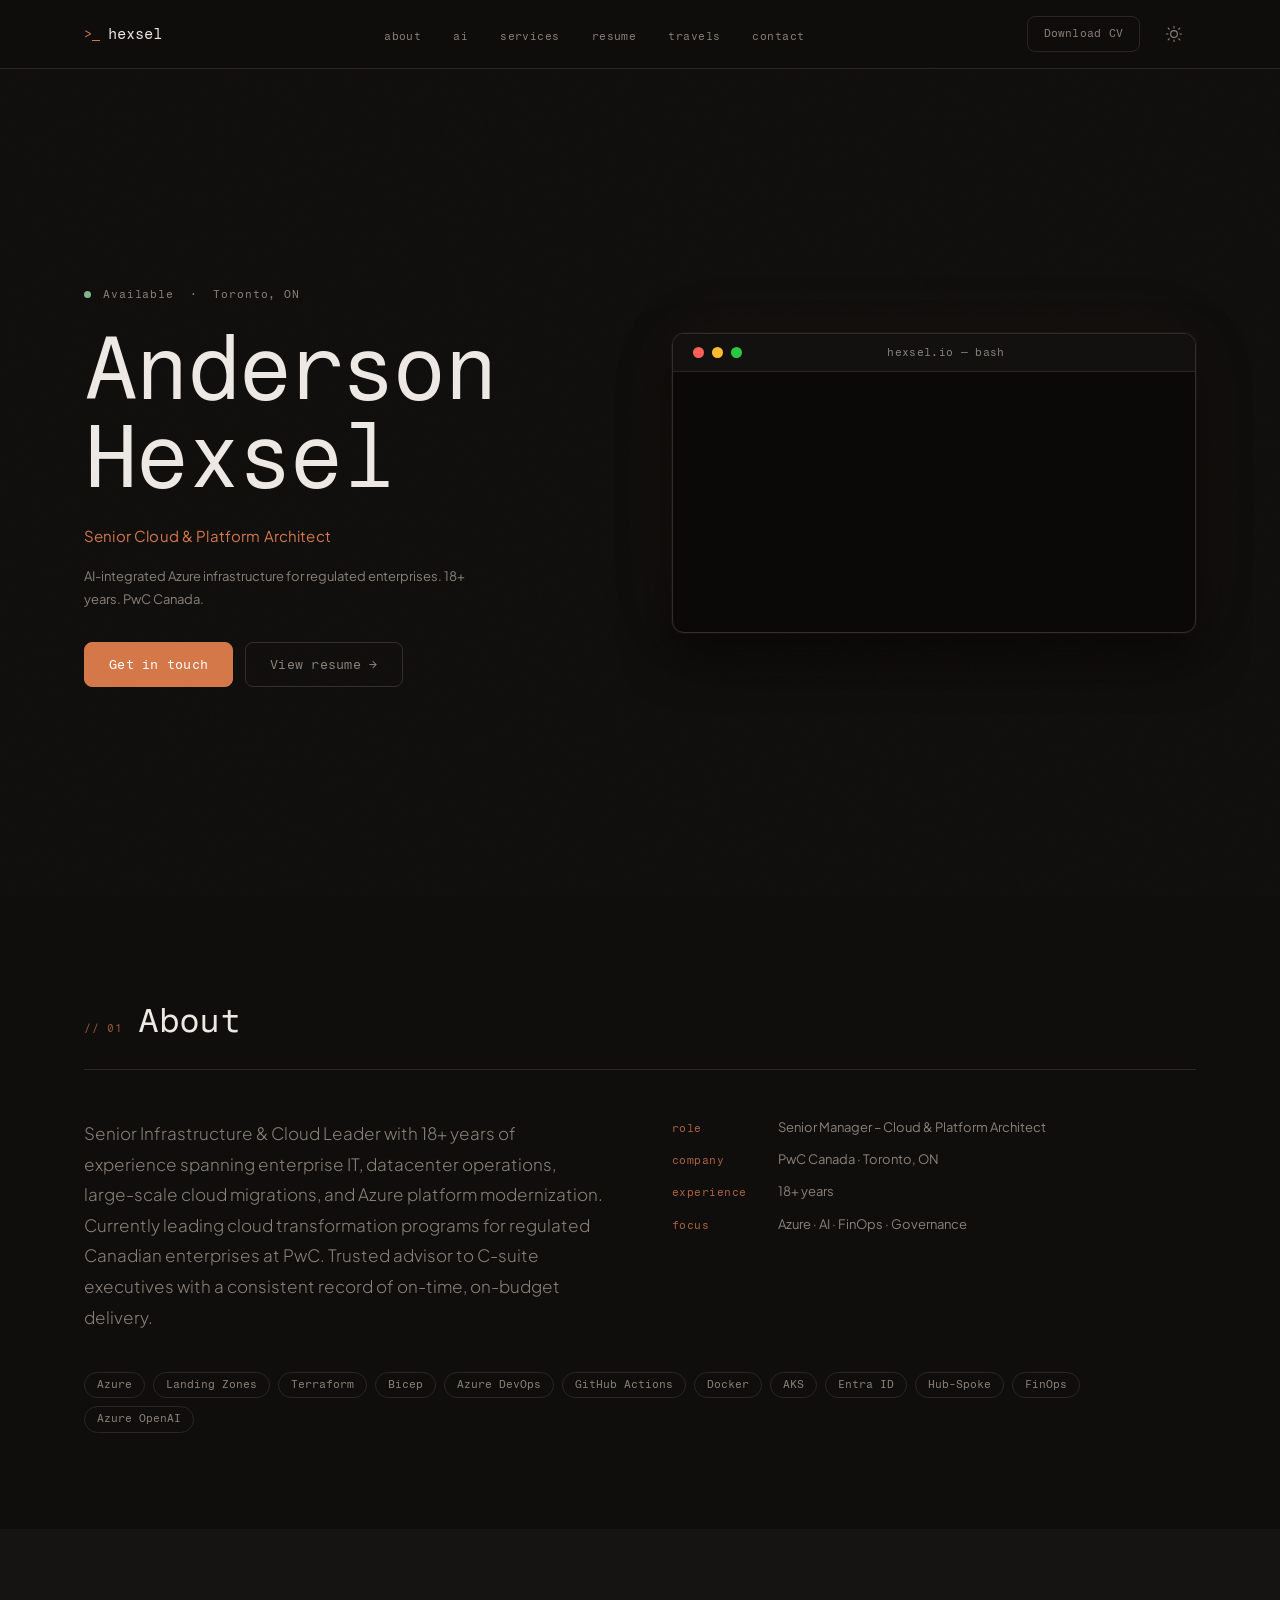
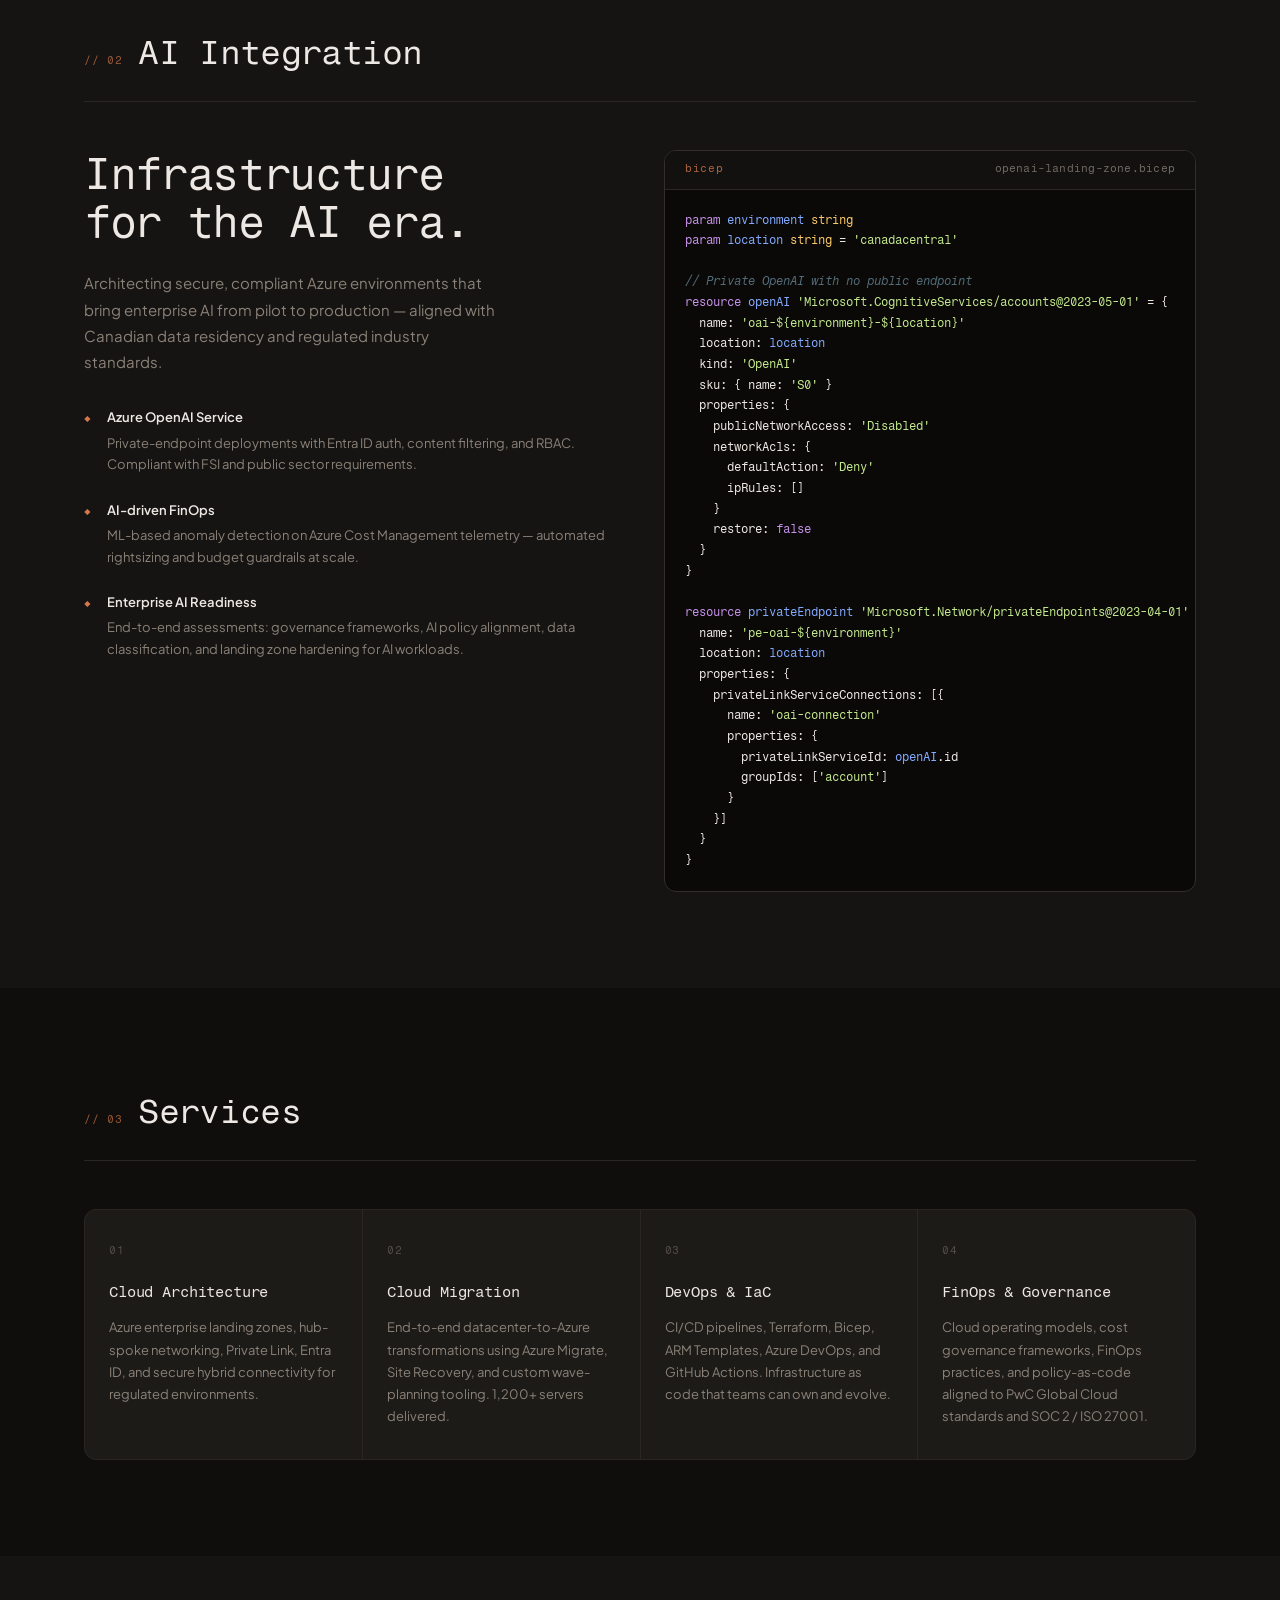
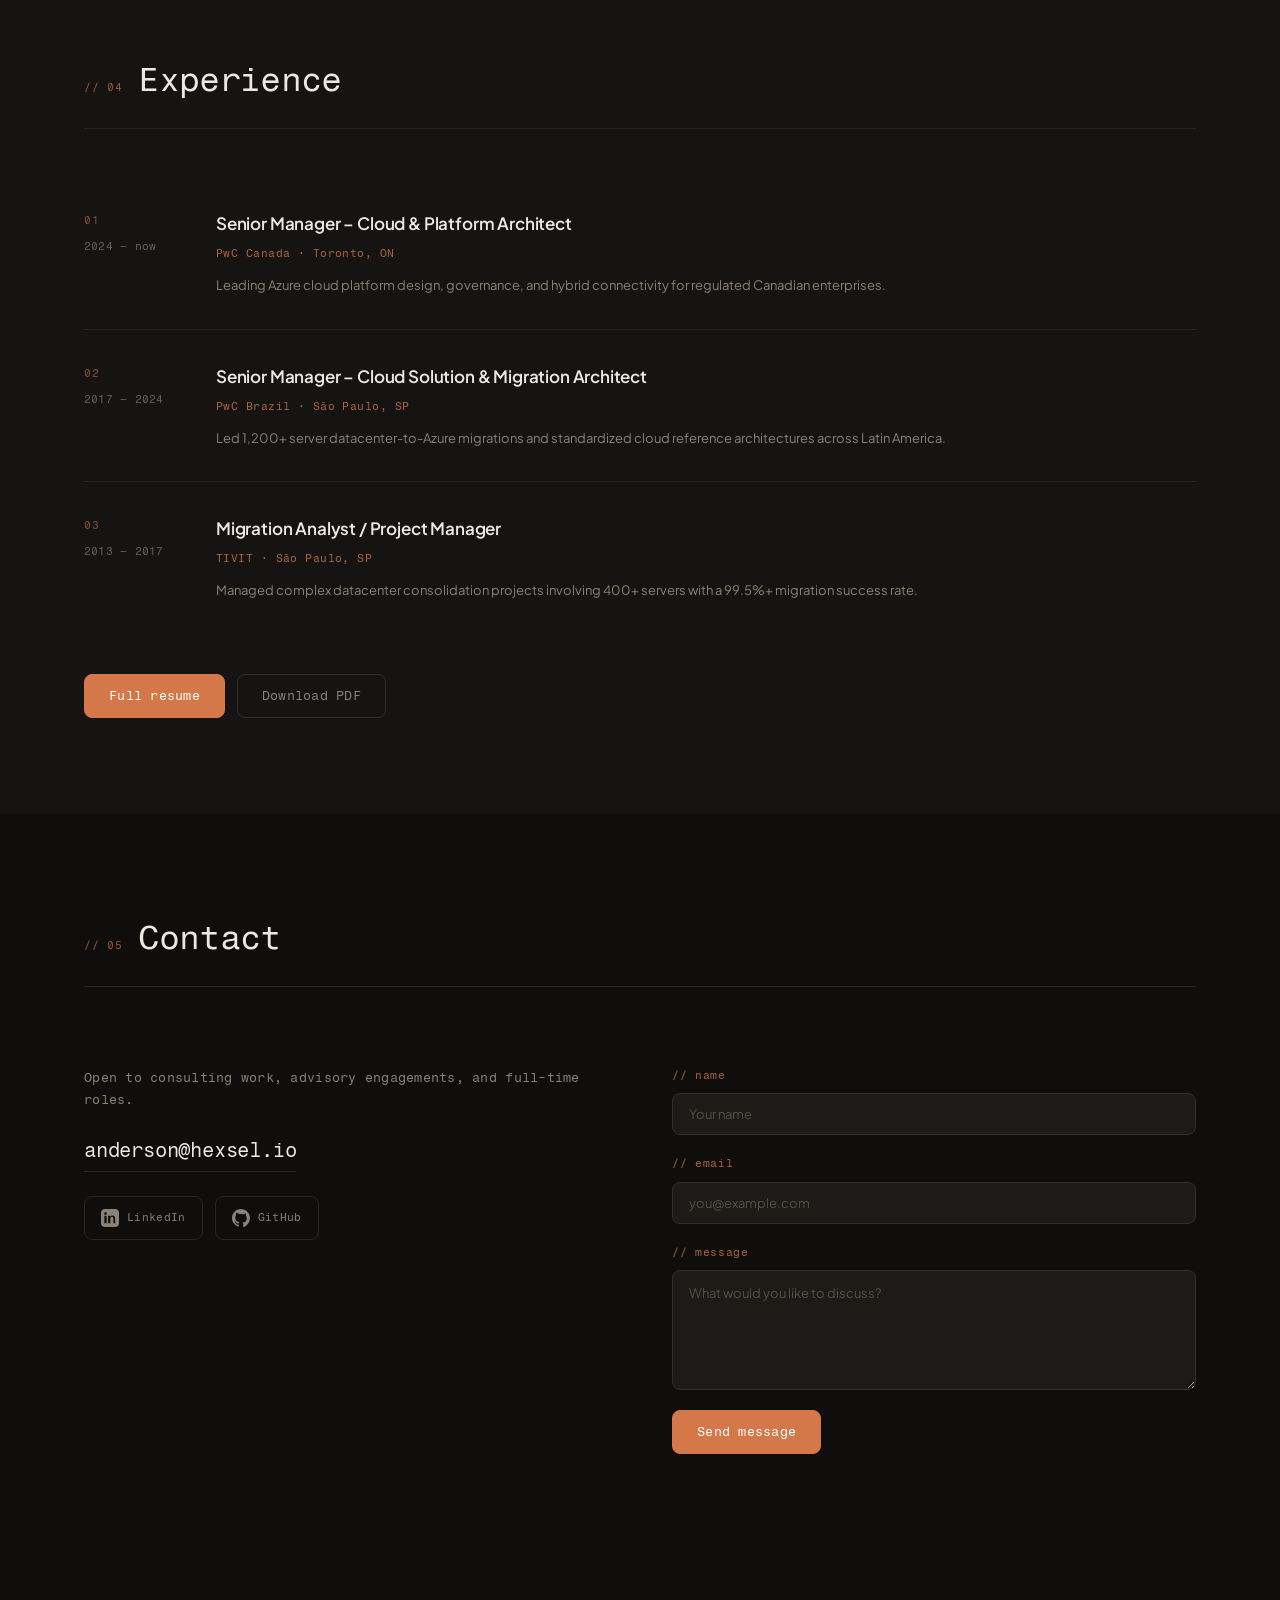
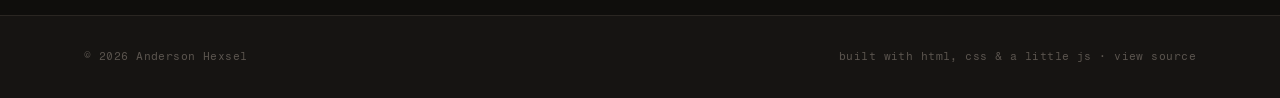
<file: index.html>
<!doctype html>
<html lang="en" data-theme="dark">
<head>
  <meta charset="utf-8">
  <meta name="viewport" content="width=device-width, initial-scale=1">

  <title>Anderson Hexsel — Senior Cloud &amp; Platform Architect</title>
  <meta name="description" content="Anderson Hexsel — Senior Cloud &amp; Platform Architect with 18+ years in enterprise Azure, cloud migrations, and infrastructure leadership. Currently at PwC Canada.">

  <link rel="canonical" href="https://hexsel.io/">
  <link rel="icon" type="image/svg+xml" href="/assets/img/favicon.svg">
  <meta name="theme-color" content="#0F0E0C" media="(prefers-color-scheme: dark)">
  <meta name="theme-color" content="#F6F1EB" media="(prefers-color-scheme: light)">

  <meta property="og:type" content="website">
  <meta property="og:url" content="https://hexsel.io/">
  <meta property="og:title" content="Anderson Hexsel — Senior Cloud &amp; Platform Architect">
  <meta property="og:description" content="18+ years delivering Azure transformations for global enterprises. Azure Expert Certified.">
  <meta property="og:image" content="https://hexsel.io/assets/img/og-cover.png">
  <meta name="twitter:card" content="summary_large_image">
  <meta name="twitter:title" content="Anderson Hexsel — Senior Cloud &amp; Platform Architect">
  <meta name="twitter:description" content="18+ years delivering Azure transformations for global enterprises. Azure Expert Certified.">
  <meta name="twitter:image" content="https://hexsel.io/assets/img/og-cover.png">

  <script type="application/ld+json">
  {
    "@context": "https://schema.org",
    "@type": "Person",
    "name": "Anderson Hexsel",
    "url": "https://hexsel.io/",
    "email": "anderson@hexsel.io",
    "jobTitle": "Senior Manager — Cloud & Platform Architect",
    "image": "https://hexsel.io/assets/img/og-cover.png",
    "address": {
      "@type": "PostalAddress",
      "addressLocality": "Toronto",
      "addressRegion": "ON",
      "addressCountry": "CA"
    },
    "worksFor": {
      "@type": "Organization",
      "name": "PwC Canada",
      "url": "https://www.pwc.com/ca/en.html"
    },
    "alumniOf": {
      "@type": "CollegeOrUniversity",
      "name": "FIAP",
      "address": { "@type": "PostalAddress", "addressCountry": "BR" }
    },
    "hasCredential": {
      "@type": "EducationalOccupationalCredential",
      "name": "Microsoft Certified: Azure Solutions Architect Expert",
      "credentialCategory": "Professional Certification",
      "recognizedBy": { "@type": "Organization", "name": "Microsoft" }
    },
    "knowsAbout": [
      "Microsoft Azure", "Cloud Architecture", "Landing Zones", "Cloud Migration",
      "Terraform", "Bicep", "Azure DevOps", "GitHub Actions", "AKS",
      "Azure OpenAI", "FinOps", "Cloud Governance", "Entra ID", "Hub-Spoke Networking"
    ],
    "sameAs": [
      "https://www.linkedin.com/in/hexsel/",
      "https://github.com/hexsell007"
    ]
  }
  </script>

  <!-- Google Fonts: Fragment Mono + Plus Jakarta Sans -->
  <link rel="preconnect" href="https://fonts.googleapis.com">
  <link rel="preconnect" href="https://fonts.gstatic.com" crossorigin>
  <link href="https://fonts.googleapis.com/css2?family=Fragment+Mono:ital@0;1&family=Plus+Jakarta+Sans:wght@300;400;500;600;700&display=swap" rel="stylesheet">

  <!-- Theme bootstrap — runs before stylesheet to prevent FOUC -->
  <script>
    (function(){try{var t=localStorage.getItem('hexsel-theme');if(t==='light'||t==='dark')document.documentElement.setAttribute('data-theme',t);}catch(e){}}());
  </script>

  <link rel="stylesheet" href="/assets/css/main.css">
</head>

<body>
  <a class="skip-link" href="#main">Skip to content</a>

  <!-- ── HEADER ── -->
  <header class="site-header" role="banner">
    <div class="container site-header__inner">
      <a class="brand" href="/" aria-label="hexsel home">
        <span class="brand__sigil" aria-hidden="true">&gt;_</span>
        <span class="brand__text">hexsel</span>
      </a>

      <nav class="nav" aria-label="Primary">
        <ul id="nav-list" class="nav__list" role="list">
          <li><a class="nav__link" href="#about">about</a></li>
          <li><a class="nav__link" href="#ai">ai</a></li>
          <li><a class="nav__link" href="#services">services</a></li>
          <li><a class="nav__link" href="#resume">resume</a></li>
          <li><a class="nav__link" href="/travels.html">travels</a></li>
          <li><a class="nav__link" href="#contact">contact</a></li>
        </ul>
      </nav>

      <div class="header-actions">
        <a class="btn btn--outline btn--sm" href="/assets/docs/anderson-hexsel-resume.pdf" download>Download CV</a>
        <button class="nav__toggle" aria-expanded="false" aria-controls="nav-list" aria-label="Open navigation menu">
          <span class="visually-hidden">Open menu</span>
          <svg viewBox="0 0 24 24" fill="none" stroke="currentColor" stroke-width="1.5" stroke-linecap="round" width="22" height="22" aria-hidden="true">
            <line x1="3" y1="7" x2="21" y2="7"/><line x1="3" y1="12" x2="21" y2="12"/><line x1="3" y1="17" x2="21" y2="17"/>
          </svg>
        </button>
        <button class="theme-toggle" aria-label="Toggle color theme" aria-pressed="false">
          <svg class="theme-toggle__sun" viewBox="0 0 24 24" fill="none" stroke="currentColor" stroke-width="1.5" stroke-linecap="round" stroke-linejoin="round" width="18" height="18" aria-hidden="true">
            <circle cx="12" cy="12" r="4.5"/>
            <line x1="12" y1="2" x2="12" y2="4"/><line x1="12" y1="20" x2="12" y2="22"/>
            <line x1="4.22" y1="4.22" x2="5.64" y2="5.64"/><line x1="18.36" y1="18.36" x2="19.78" y2="19.78"/>
            <line x1="2" y1="12" x2="4" y2="12"/><line x1="20" y1="12" x2="22" y2="12"/>
            <line x1="4.22" y1="19.78" x2="5.64" y2="18.36"/><line x1="18.36" y1="5.64" x2="19.78" y2="4.22"/>
          </svg>
          <svg class="theme-toggle__moon" viewBox="0 0 24 24" fill="none" stroke="currentColor" stroke-width="1.5" stroke-linecap="round" width="18" height="18" aria-hidden="true">
            <path d="M21 12.79A9 9 0 1 1 11.21 3 7 7 0 0 0 21 12.79z"/>
          </svg>
        </button>
      </div>
    </div>
  </header>

  <main id="main">

    <!-- ── HERO ── -->
    <section class="hero" aria-labelledby="hero-name">
      <div class="container hero__inner">

        <div class="hero__text" data-reveal>
          <p class="hero__eyebrow">
            <span class="hero__status" aria-hidden="true"></span>
            Available &nbsp;·&nbsp; Toronto, ON
          </p>
          <h1 class="hero__name" id="hero-name">Anderson<br>Hexsel</h1>
          <p class="hero__role">Senior Cloud &amp; Platform Architect</p>
          <p class="hero__desc">
            AI-integrated Azure infrastructure for regulated enterprises.
            18+ years. PwC Canada.
          </p>
          <div class="hero__cta">
            <a class="btn btn--primary" href="#contact">Get in touch</a>
            <a class="btn btn--ghost" href="/resume.html">View resume →</a>
          </div>
        </div>

        <div class="hero__terminal-wrap" data-reveal>
          <div class="terminal" role="img" aria-label="Terminal showing Anderson's work with Azure and AI">
            <div class="terminal__chrome" aria-hidden="true">
              <span class="terminal__dot terminal__dot--red"></span>
              <span class="terminal__dot terminal__dot--yellow"></span>
              <span class="terminal__dot terminal__dot--green"></span>
              <span class="terminal__title">hexsel.io — bash</span>
            </div>
            <div class="terminal__body" id="terminal-body" aria-hidden="true"></div>
          </div>
        </div>

      </div>
    </section>

    <!-- ── ABOUT ── -->
    <section id="about" class="section" aria-labelledby="about-heading">
      <div class="container">
        <div class="section-header" data-reveal>
          <span class="section-tag" aria-hidden="true">// 01</span>
          <h2 class="section-title" id="about-heading">About</h2>
        </div>
        <div class="about__body" data-reveal>
          <p class="about__lede">
            Senior Infrastructure &amp; Cloud Leader with 18+ years of experience spanning enterprise IT, datacenter operations, large-scale cloud migrations, and Azure platform modernization. Currently leading cloud transformation programs for regulated Canadian enterprises at PwC. Trusted advisor to C-suite executives with a consistent record of on-time, on-budget delivery.
          </p>
          <div class="about__meta">
            <div class="meta-row">
              <span class="meta-key">role</span>
              <span class="meta-val">Senior Manager – Cloud &amp; Platform Architect</span>
            </div>
            <div class="meta-row">
              <span class="meta-key">company</span>
              <span class="meta-val">PwC Canada · Toronto, ON</span>
            </div>
            <div class="meta-row">
              <span class="meta-key">experience</span>
              <span class="meta-val">18+ years</span>
            </div>
            <div class="meta-row">
              <span class="meta-key">focus</span>
              <span class="meta-val">Azure · AI · FinOps · Governance</span>
            </div>
          </div>
        </div>
        <div class="chip-cluster" role="list" aria-label="Technologies" data-reveal>
          <span class="chip" role="listitem">Azure</span>
          <span class="chip" role="listitem">Landing Zones</span>
          <span class="chip" role="listitem">Terraform</span>
          <span class="chip" role="listitem">Bicep</span>
          <span class="chip" role="listitem">Azure DevOps</span>
          <span class="chip" role="listitem">GitHub Actions</span>
          <span class="chip" role="listitem">Docker</span>
          <span class="chip" role="listitem">AKS</span>
          <span class="chip" role="listitem">Entra ID</span>
          <span class="chip" role="listitem">Hub-Spoke</span>
          <span class="chip" role="listitem">FinOps</span>
          <span class="chip" role="listitem">Azure OpenAI</span>
        </div>
      </div>
    </section>

    <!-- ── AI EXPERIENCE ── -->
    <section id="ai" class="section section--ai" aria-labelledby="ai-heading">
      <div class="container">
        <div class="section-header" data-reveal>
          <span class="section-tag" aria-hidden="true">// 02</span>
          <h2 class="section-title" id="ai-heading">AI Integration</h2>
        </div>
        <div class="ai__body">
          <div class="ai__left" data-reveal>
            <p class="ai__headline">Infrastructure<br>for the AI era.</p>
            <p class="ai__sub">
              Architecting secure, compliant Azure environments that bring enterprise AI from pilot to production — aligned with Canadian data residency and regulated industry standards.
            </p>
            <ul class="ai__features" role="list">
              <li class="ai__feature">
                <span class="ai__feature-icon" aria-hidden="true">◆</span>
                <div>
                  <strong>Azure OpenAI Service</strong>
                  <p>Private-endpoint deployments with Entra ID auth, content filtering, and RBAC. Compliant with FSI and public sector requirements.</p>
                </div>
              </li>
              <li class="ai__feature">
                <span class="ai__feature-icon" aria-hidden="true">◆</span>
                <div>
                  <strong>AI-driven FinOps</strong>
                  <p>ML-based anomaly detection on Azure Cost Management telemetry — automated rightsizing and budget guardrails at scale.</p>
                </div>
              </li>
              <li class="ai__feature">
                <span class="ai__feature-icon" aria-hidden="true">◆</span>
                <div>
                  <strong>Enterprise AI Readiness</strong>
                  <p>End-to-end assessments: governance frameworks, AI policy alignment, data classification, and landing zone hardening for AI workloads.</p>
                </div>
              </li>
            </ul>
          </div>
          <div class="ai__right" data-reveal>
            <div class="code-block">
              <div class="code-block__header">
                <span class="code-block__lang">bicep</span>
                <span class="code-block__file" title="azure-openai-landing-zone.bicep">openai-landing-zone.bicep</span>
              </div>
              <pre class="code-block__body"><code><span class="ck">param</span> <span class="cv">environment</span> <span class="ct">string</span>
<span class="ck">param</span> <span class="cv">location</span> <span class="ct">string</span> = <span class="cs">'canadacentral'</span>

<span class="cc">// Private OpenAI with no public endpoint</span>
<span class="ck">resource</span> <span class="cv">openAI</span> <span class="cs">'Microsoft.CognitiveServices/accounts@2023-05-01'</span> = {
  name: <span class="cs">'oai-${environment}-${location}'</span>
  location: <span class="cv">location</span>
  kind: <span class="cs">'OpenAI'</span>
  sku: { name: <span class="cs">'S0'</span> }
  properties: {
    publicNetworkAccess: <span class="cs">'Disabled'</span>
    networkAcls: {
      defaultAction: <span class="cs">'Deny'</span>
      ipRules: []
    }
    restore: <span class="ck">false</span>
  }
}

<span class="ck">resource</span> <span class="cv">privateEndpoint</span> <span class="cs">'Microsoft.Network/privateEndpoints@2023-04-01'</span> = {
  name: <span class="cs">'pe-oai-${environment}'</span>
  location: <span class="cv">location</span>
  properties: {
    privateLinkServiceConnections: [{
      name: <span class="cs">'oai-connection'</span>
      properties: {
        privateLinkServiceId: <span class="cv">openAI</span>.id
        groupIds: [<span class="cs">'account'</span>]
      }
    }]
  }
}</code></pre>
            </div>
          </div>
        </div>
      </div>
    </section>

    <!-- ── SERVICES ── -->
    <section id="services" class="section" aria-labelledby="services-heading">
      <div class="container">
        <div class="section-header" data-reveal>
          <span class="section-tag" aria-hidden="true">// 03</span>
          <h2 class="section-title" id="services-heading">Services</h2>
        </div>
        <ul class="card-grid" role="list">

          <li class="card" data-reveal>
            <div class="card__num" aria-hidden="true">01</div>
            <h3 class="card__title">Cloud Architecture</h3>
            <p class="card__body">Azure enterprise landing zones, hub-spoke networking, Private Link, Entra ID, and secure hybrid connectivity for regulated environments.</p>
          </li>

          <li class="card" data-reveal>
            <div class="card__num" aria-hidden="true">02</div>
            <h3 class="card__title">Cloud Migration</h3>
            <p class="card__body">End-to-end datacenter-to-Azure transformations using Azure Migrate, Site Recovery, and custom wave-planning tooling. 1,200+ servers delivered.</p>
          </li>

          <li class="card" data-reveal>
            <div class="card__num" aria-hidden="true">03</div>
            <h3 class="card__title">DevOps &amp; IaC</h3>
            <p class="card__body">CI/CD pipelines, Terraform, Bicep, ARM Templates, Azure DevOps, and GitHub Actions. Infrastructure as code that teams can own and evolve.</p>
          </li>

          <li class="card" data-reveal>
            <div class="card__num" aria-hidden="true">04</div>
            <h3 class="card__title">FinOps &amp; Governance</h3>
            <p class="card__body">Cloud operating models, cost governance frameworks, FinOps practices, and policy-as-code aligned to PwC Global Cloud standards and SOC 2 / ISO 27001.</p>
          </li>

        </ul>
      </div>
    </section>

    <!-- ── RESUME ── -->
    <section id="resume" class="section section--alt" aria-labelledby="resume-heading">
      <div class="container">
        <div class="section-header" data-reveal>
          <span class="section-tag" aria-hidden="true">// 04</span>
          <h2 class="section-title" id="resume-heading">Experience</h2>
        </div>
        <ol class="timeline" role="list">

          <li class="timeline__item" data-reveal>
            <div class="timeline__left">
              <span class="timeline__index" aria-hidden="true">01</span>
              <time class="timeline__date">2024 – now</time>
            </div>
            <div class="timeline__body">
              <h3 class="timeline__role">Senior Manager – Cloud &amp; Platform Architect</h3>
              <p class="timeline__company">PwC Canada · Toronto, ON</p>
              <p class="timeline__summary">Leading Azure cloud platform design, governance, and hybrid connectivity for regulated Canadian enterprises.</p>
            </div>
          </li>

          <li class="timeline__item" data-reveal>
            <div class="timeline__left">
              <span class="timeline__index" aria-hidden="true">02</span>
              <time class="timeline__date">2017 – 2024</time>
            </div>
            <div class="timeline__body">
              <h3 class="timeline__role">Senior Manager – Cloud Solution &amp; Migration Architect</h3>
              <p class="timeline__company">PwC Brazil · São Paulo, SP</p>
              <p class="timeline__summary">Led 1,200+ server datacenter-to-Azure migrations and standardized cloud reference architectures across Latin America.</p>
            </div>
          </li>

          <li class="timeline__item" data-reveal>
            <div class="timeline__left">
              <span class="timeline__index" aria-hidden="true">03</span>
              <time class="timeline__date">2013 – 2017</time>
            </div>
            <div class="timeline__body">
              <h3 class="timeline__role">Migration Analyst / Project Manager</h3>
              <p class="timeline__company">TIVIT · São Paulo, SP</p>
              <p class="timeline__summary">Managed complex datacenter consolidation projects involving 400+ servers with a 99.5%+ migration success rate.</p>
            </div>
          </li>

        </ol>
        <div class="resume__cta" data-reveal>
          <a class="btn btn--primary" href="/resume.html">Full resume</a>
          <a class="btn btn--ghost" href="/assets/docs/anderson-hexsel-resume.pdf" download>Download PDF</a>
        </div>
      </div>
    </section>

    <!-- ── CONTACT ── -->
    <section id="contact" class="section" aria-labelledby="contact-heading">
      <div class="container">
        <div class="section-header" data-reveal>
          <span class="section-tag" aria-hidden="true">// 05</span>
          <h2 class="section-title" id="contact-heading">Contact</h2>
        </div>
        <div class="contact__body">
          <div class="contact__info" data-reveal>
            <p class="contact__invite">Open to consulting work, advisory engagements, and full-time roles.</p>
            <a class="contact__email" href="mailto:anderson@hexsel.io">
              anderson@hexsel.io
            </a>
            <ul class="contact__links" role="list">
              <li>
                <a href="https://www.linkedin.com/in/hexsel/" rel="me noopener noreferrer" class="contact__icon-link" aria-label="LinkedIn profile">
                  <svg viewBox="0 0 24 24" fill="currentColor" width="18" height="18" aria-hidden="true">
                    <path d="M19 0H5C2.24 0 0 2.24 0 5v14c0 2.76 2.24 5 5 5h14c2.76 0 5-2.24 5-5V5c0-2.76-2.24-5-5-5zM7.5 19H4.5V9h3v10zm-1.5-11.3c-.97 0-1.75-.79-1.75-1.76S5.03 4.18 6 4.18s1.75.79 1.75 1.76S6.97 7.7 6 7.7zM19.5 19h-3v-5.6c0-1.34-.03-3.07-1.87-3.07-1.87 0-2.16 1.46-2.16 2.97V19h-3V9h2.88v1.36h.04c.4-.76 1.38-1.56 2.84-1.56 3.04 0 3.6 2 3.6 4.6V19z"/>
                  </svg>
                  LinkedIn
                </a>
              </li>
              <li>
                <a href="https://github.com/Hexsel007" rel="me noopener noreferrer" class="contact__icon-link" aria-label="GitHub profile">
                  <svg viewBox="0 0 24 24" fill="currentColor" width="18" height="18" aria-hidden="true">
                    <path d="M12 0C5.37 0 0 5.37 0 12c0 5.3 3.44 9.8 8.21 11.39.6.11.79-.26.79-.58v-2.23c-3.34.73-4.03-1.42-4.03-1.42-.55-1.39-1.33-1.76-1.33-1.76-1.09-.74.08-.73.08-.73 1.2.08 1.84 1.24 1.84 1.24 1.07 1.83 2.8 1.3 3.49.99.11-.78.42-1.3.76-1.6-2.67-.3-5.47-1.33-5.47-5.93 0-1.31.47-2.38 1.24-3.22-.12-.3-.54-1.52.12-3.18 0 0 1.01-.32 3.3 1.23A11.5 11.5 0 0 1 12 6.8c1.02.005 2.05.14 3.01.4 2.29-1.55 3.3-1.23 3.3-1.23.66 1.66.24 2.88.12 3.18.77.84 1.24 1.91 1.24 3.22 0 4.61-2.81 5.63-5.48 5.92.43.37.82 1.1.82 2.22v3.29c0 .32.19.7.8.58C20.57 21.8 24 17.3 24 12c0-6.63-5.37-12-12-12z"/>
                  </svg>
                  GitHub
                </a>
              </li>
            </ul>
          </div>

          <form
            id="contact-form"
            class="contact__form"
            action="https://formspree.io/f/mgodpwap"
            method="POST"
            novalidate
            data-reveal
          >
            <div class="form-field">
              <label class="form-label" for="f-name">// name</label>
              <input class="form-input" type="text" id="f-name" name="name"
                autocomplete="name" autocapitalize="words" autocorrect="off"
                required placeholder="Your name">
            </div>
            <div class="form-field">
              <label class="form-label" for="f-email">// email</label>
              <input class="form-input" type="email" id="f-email" name="email"
                autocomplete="email" autocapitalize="none" autocorrect="off" spellcheck="false"
                inputmode="email" required placeholder="you@example.com">
            </div>
            <div class="form-field">
              <label class="form-label" for="f-message">// message</label>
              <textarea class="form-input form-textarea" id="f-message" name="message"
                autocapitalize="sentences" autocorrect="on" spellcheck="true"
                required placeholder="What would you like to discuss?" rows="4"></textarea>
            </div>
            <button class="btn btn--primary form-submit" type="submit">
              <span class="form-submit__text">Send message</span>
              <span class="form-submit__sending" aria-hidden="true">Sending…</span>
            </button>
            <p class="form-success" role="status" aria-live="polite"></p>
          </form>
        </div>
      </div>
    </section>

  </main>

  <!-- ── FOOTER ── -->
  <footer class="site-footer" role="contentinfo">
    <div class="container site-footer__inner">
      <span class="footer__copy">© <span id="footer-year">2026</span> Anderson Hexsel</span>
      <span class="footer__built">built with html, css &amp; a little js · <a href="https://github.com/hexsel-io/anderson-hexsel">view source</a></span>
    </div>
  </footer>

  <script src="/assets/js/main.js" defer></script>
</body>
</html>
</file>
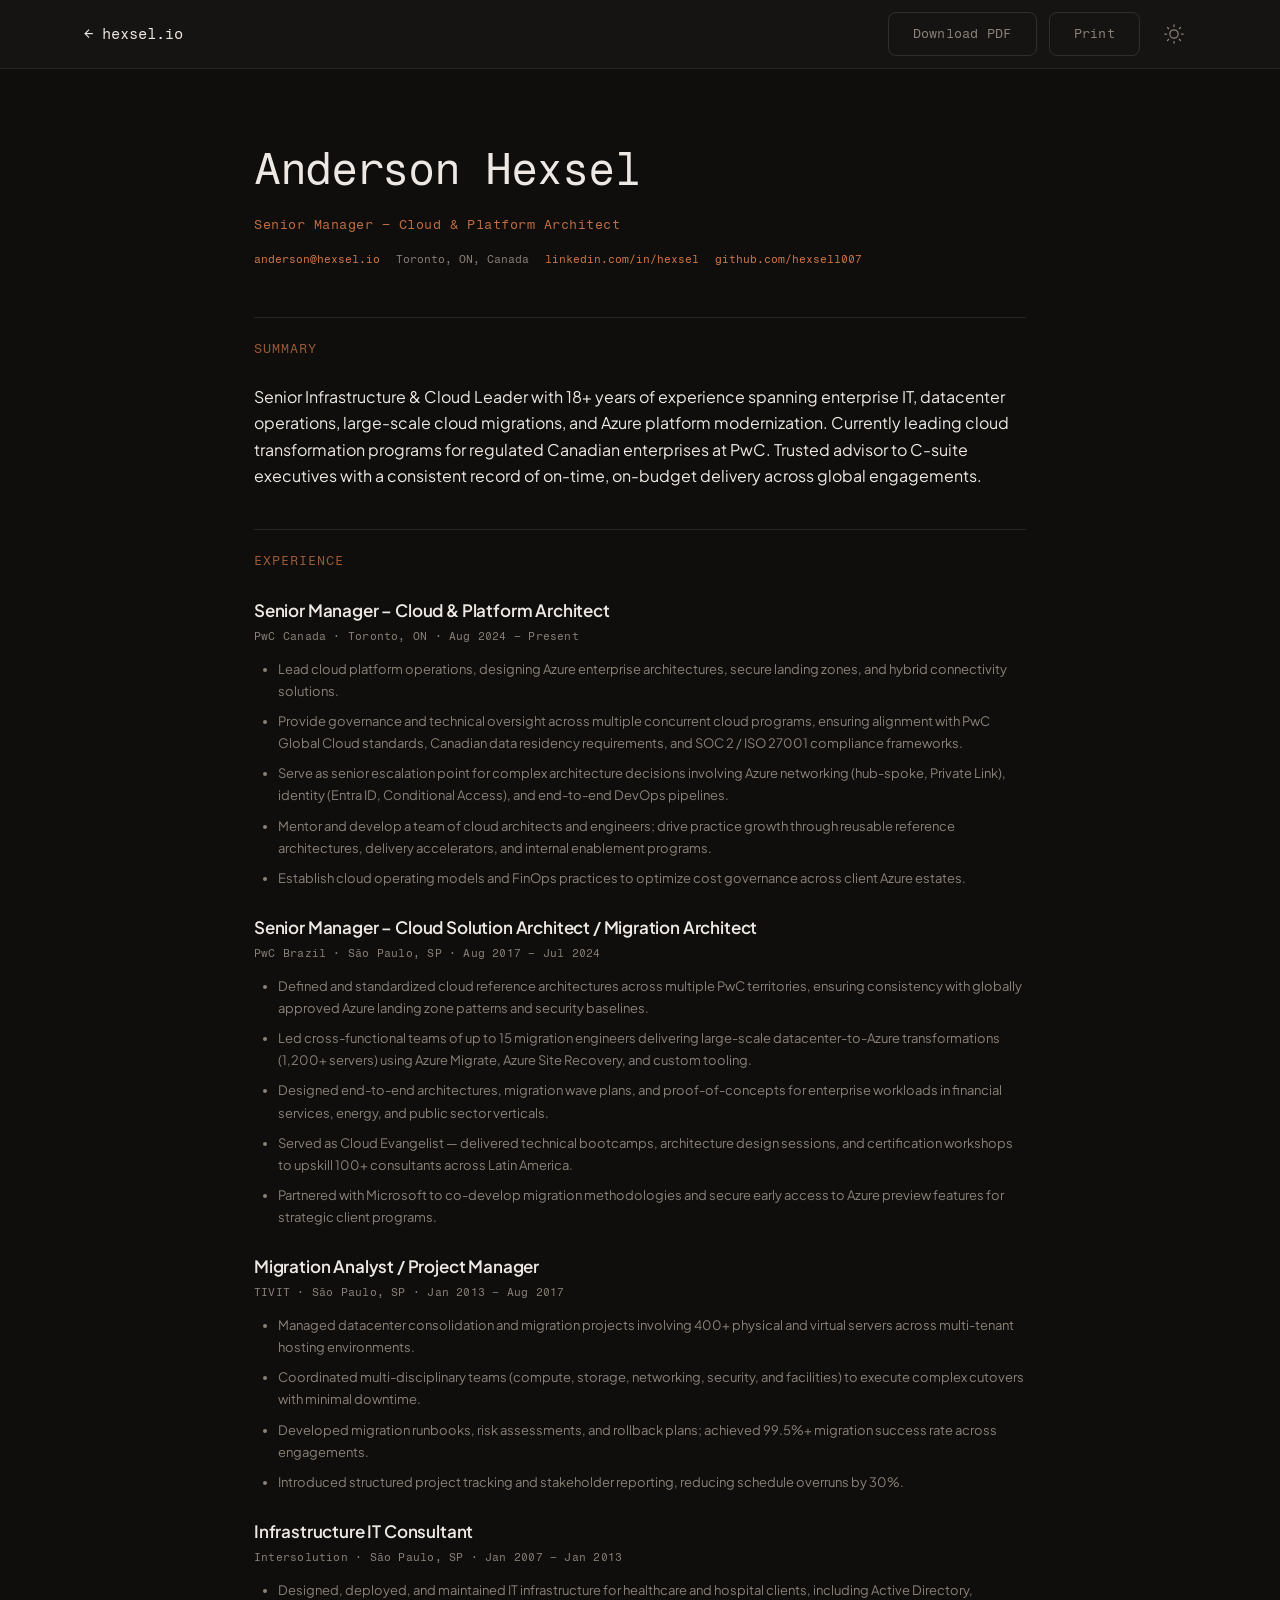
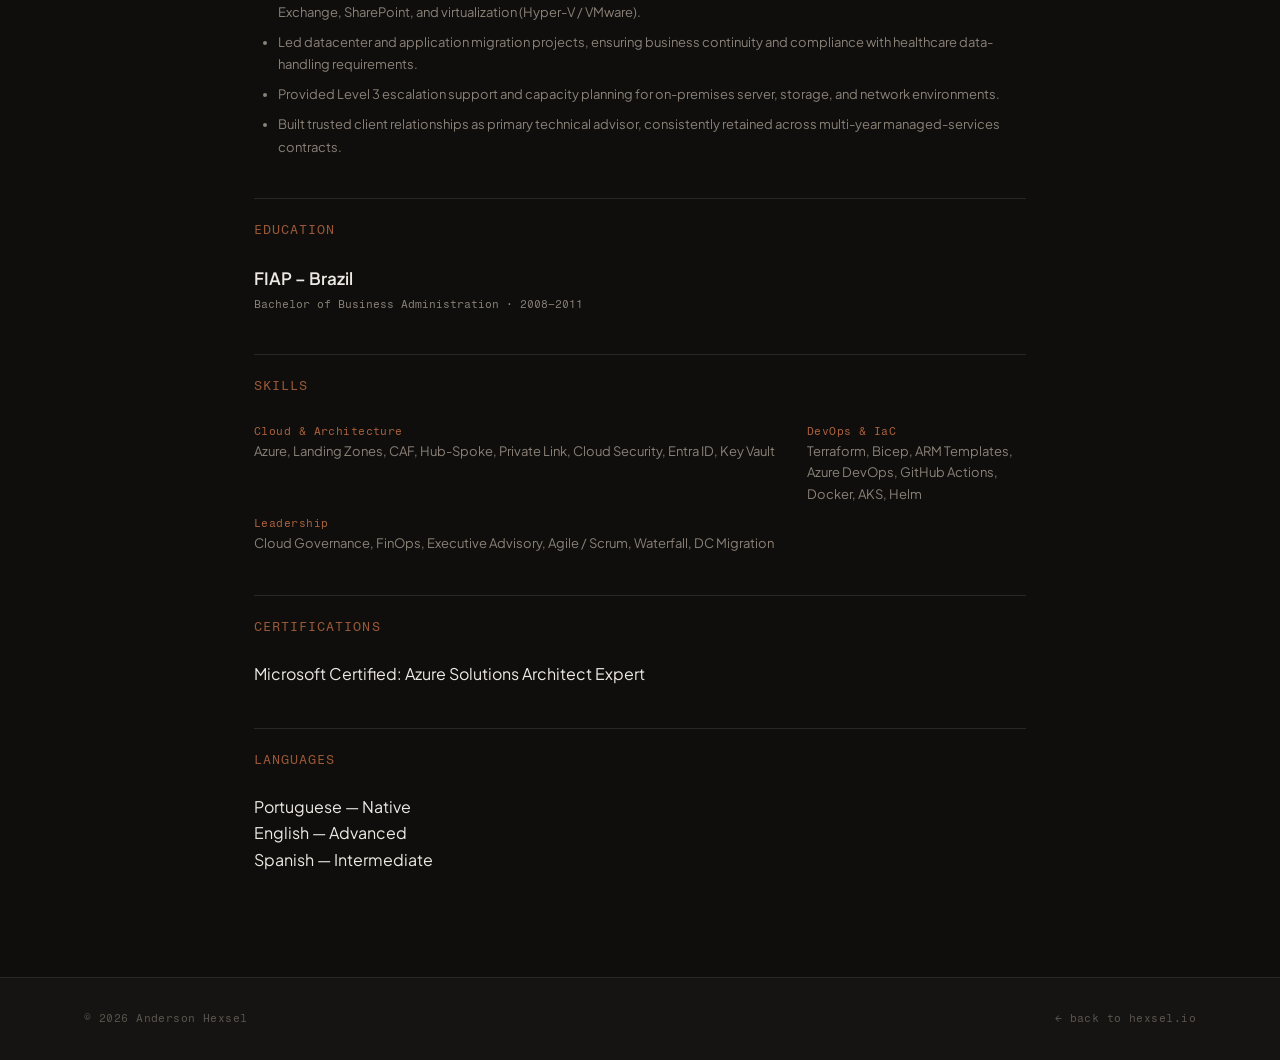
<file: resume.html>
<!doctype html>
<html lang="en" data-theme="dark">
<head>
  <meta charset="utf-8">
  <meta name="viewport" content="width=device-width, initial-scale=1">
  <title>Anderson Hexsel — Cloud Architect Resume · Azure · PwC Canada · Toronto</title>
  <meta name="description" content="Resume of Anderson Hexsel — Senior Cloud &amp; Platform Architect with 18+ years in enterprise Azure, cloud migrations, and infrastructure leadership. Currently at PwC Canada in Toronto.">
  <script type="application/ld+json">
  {
    "@context": "https://schema.org",
    "@type": "ProfilePage",
    "mainEntity": {
      "@type": "Person",
      "name": "Anderson Hexsel",
      "url": "https://hexsel.io/",
      "jobTitle": "Senior Manager — Cloud & Platform Architect",
      "worksFor": { "@type": "Organization", "name": "PwC Canada" },
      "address": {
        "@type": "PostalAddress",
        "addressLocality": "Toronto",
        "addressRegion": "ON",
        "addressCountry": "CA"
      },
      "hasCredential": {
        "@type": "EducationalOccupationalCredential",
        "name": "Microsoft Certified: Azure Solutions Architect Expert"
      },
      "sameAs": ["https://www.linkedin.com/in/hexsel/"]
    }
  }
  </script>
  <link rel="canonical" href="https://hexsel.io/resume.html">
  <link rel="icon" type="image/svg+xml" href="/assets/img/favicon.svg">

  <script>
    (function () {
      try {
        var saved = localStorage.getItem('hexsel-theme');
        if (saved === 'light' || saved === 'dark') {
          document.documentElement.setAttribute('data-theme', saved);
        }
      } catch (e) {}
    })();
  </script>

  <!-- Google Fonts -->
  <link rel="preconnect" href="https://fonts.googleapis.com">
  <link rel="preconnect" href="https://fonts.gstatic.com" crossorigin>
  <link href="https://fonts.googleapis.com/css2?family=Fragment+Mono:ital@0;1&family=Plus+Jakarta+Sans:wght@300;400;500;600;700&display=swap" rel="stylesheet">

  <link rel="stylesheet" href="/assets/css/main.css">
  <link rel="stylesheet" href="/assets/css/resume.css">
</head>

<body class="resume-body">
  <a class="skip-link" href="#resume-main">Skip to content</a>

  <header class="resume-header no-print">
    <div class="container resume-header__inner">
      <a class="brand" href="/">← hexsel.io</a>
      <div class="resume-header__actions">
        <a class="btn btn--ghost" href="/assets/docs/anderson-hexsel-resume.pdf" download>Download PDF</a>
        <button class="btn btn--ghost" type="button" onclick="window.print()">Print</button>
        <button class="theme-toggle" aria-label="Toggle color theme" aria-pressed="false">
          <svg class="theme-toggle__sun" xmlns="http://www.w3.org/2000/svg" viewBox="0 0 24 24" fill="none" stroke="currentColor" stroke-width="1.5" stroke-linecap="round" stroke-linejoin="round" width="20" height="20">
            <circle cx="12" cy="12" r="5"></circle>
            <line x1="12" y1="1" x2="12" y2="3"></line>
            <line x1="12" y1="21" x2="12" y2="23"></line>
            <line x1="4.22" y1="4.22" x2="5.64" y2="5.64"></line>
            <line x1="18.36" y1="18.36" x2="19.78" y2="19.78"></line>
            <line x1="1" y1="12" x2="3" y2="12"></line>
            <line x1="21" y1="12" x2="23" y2="12"></line>
            <line x1="4.22" y1="19.78" x2="5.64" y2="18.36"></line>
            <line x1="18.36" y1="5.64" x2="19.78" y2="4.22"></line>
          </svg>
          <svg class="theme-toggle__moon" xmlns="http://www.w3.org/2000/svg" viewBox="0 0 24 24" fill="none" stroke="currentColor" stroke-width="1.5" stroke-linecap="round" stroke-linejoin="round" width="20" height="20">
            <path d="M21 12.79A9 9 0 1 1 11.21 3 7 7 0 0 0 21 12.79z"></path>
          </svg>
        </button>
      </div>
    </div>
  </header>

  <main id="resume-main" class="resume container">
    <section class="resume__intro">
      <h1 class="resume__name">Anderson Hexsel</h1>
      <p class="resume__role">Senior Manager – Cloud &amp; Platform Architect</p>
      <ul class="resume__contact" role="list">
        <li><a href="mailto:anderson@hexsel.io">anderson@hexsel.io</a></li>
        <li>Toronto, ON, Canada</li>
        <li><a href="https://www.linkedin.com/in/hexsel/">linkedin.com/in/hexsel</a></li>
        <li><a href="https://github.com/hexsell007">github.com/hexsell007</a></li>
      </ul>
    </section>

    <section class="resume__section" aria-labelledby="r-summary">
      <h2 id="r-summary">Summary</h2>
      <p>Senior Infrastructure &amp; Cloud Leader with 18+ years of experience spanning enterprise IT, datacenter operations, large-scale cloud migrations, and Azure platform modernization. Currently leading cloud transformation programs for regulated Canadian enterprises at PwC. Trusted advisor to C-suite executives with a consistent record of on-time, on-budget delivery across global engagements.</p>
    </section>

    <section class="resume__section" aria-labelledby="r-experience">
      <h2 id="r-experience">Experience</h2>

      <article class="resume__job">
        <header class="resume__job-header">
          <h3 class="resume__job-title">Senior Manager – Cloud &amp; Platform Architect</h3>
          <p class="resume__job-meta">PwC Canada · Toronto, ON · Aug 2024 – Present</p>
        </header>
        <ul class="resume__bullets">
          <li>Lead cloud platform operations, designing Azure enterprise architectures, secure landing zones, and hybrid connectivity solutions.</li>
          <li>Provide governance and technical oversight across multiple concurrent cloud programs, ensuring alignment with PwC Global Cloud standards, Canadian data residency requirements, and SOC 2 / ISO 27001 compliance frameworks.</li>
          <li>Serve as senior escalation point for complex architecture decisions involving Azure networking (hub-spoke, Private Link), identity (Entra ID, Conditional Access), and end-to-end DevOps pipelines.</li>
          <li>Mentor and develop a team of cloud architects and engineers; drive practice growth through reusable reference architectures, delivery accelerators, and internal enablement programs.</li>
          <li>Establish cloud operating models and FinOps practices to optimize cost governance across client Azure estates.</li>
        </ul>
      </article>

      <article class="resume__job">
        <header class="resume__job-header">
          <h3 class="resume__job-title">Senior Manager – Cloud Solution Architect / Migration Architect</h3>
          <p class="resume__job-meta">PwC Brazil · São Paulo, SP · Aug 2017 – Jul 2024</p>
        </header>
        <ul class="resume__bullets">
          <li>Defined and standardized cloud reference architectures across multiple PwC territories, ensuring consistency with globally approved Azure landing zone patterns and security baselines.</li>
          <li>Led cross-functional teams of up to 15 migration engineers delivering large-scale datacenter-to-Azure transformations (1,200+ servers) using Azure Migrate, Azure Site Recovery, and custom tooling.</li>
          <li>Designed end-to-end architectures, migration wave plans, and proof-of-concepts for enterprise workloads in financial services, energy, and public sector verticals.</li>
          <li>Served as Cloud Evangelist — delivered technical bootcamps, architecture design sessions, and certification workshops to upskill 100+ consultants across Latin America.</li>
          <li>Partnered with Microsoft to co-develop migration methodologies and secure early access to Azure preview features for strategic client programs.</li>
        </ul>
      </article>

      <article class="resume__job">
        <header class="resume__job-header">
          <h3 class="resume__job-title">Migration Analyst / Project Manager</h3>
          <p class="resume__job-meta">TIVIT · São Paulo, SP · Jan 2013 – Aug 2017</p>
        </header>
        <ul class="resume__bullets">
          <li>Managed datacenter consolidation and migration projects involving 400+ physical and virtual servers across multi-tenant hosting environments.</li>
          <li>Coordinated multi-disciplinary teams (compute, storage, networking, security, and facilities) to execute complex cutovers with minimal downtime.</li>
          <li>Developed migration runbooks, risk assessments, and rollback plans; achieved 99.5%+ migration success rate across engagements.</li>
          <li>Introduced structured project tracking and stakeholder reporting, reducing schedule overruns by 30%.</li>
        </ul>
      </article>

      <article class="resume__job">
        <header class="resume__job-header">
          <h3 class="resume__job-title">Infrastructure IT Consultant</h3>
          <p class="resume__job-meta">Intersolution · São Paulo, SP · Jan 2007 – Jan 2013</p>
        </header>
        <ul class="resume__bullets">
          <li>Designed, deployed, and maintained IT infrastructure for healthcare and hospital clients, including Active Directory, Exchange, SharePoint, and virtualization (Hyper-V / VMware).</li>
          <li>Led datacenter and application migration projects, ensuring business continuity and compliance with healthcare data-handling requirements.</li>
          <li>Provided Level 3 escalation support and capacity planning for on-premises server, storage, and network environments.</li>
          <li>Built trusted client relationships as primary technical advisor, consistently retained across multi-year managed-services contracts.</li>
        </ul>
      </article>
    </section>

    <section class="resume__section" aria-labelledby="r-education">
      <h2 id="r-education">Education</h2>
      <article class="resume__edu">
        <h3>FIAP – Brazil</h3>
        <p>Bachelor of Business Administration · 2008–2011</p>
      </article>
    </section>

    <section class="resume__section" aria-labelledby="r-skills">
      <h2 id="r-skills">Skills</h2>
      <dl class="resume__skills">
        <div>
          <dt>Cloud &amp; Architecture</dt>
          <dd>Azure, Landing Zones, CAF, Hub-Spoke, Private Link, Cloud Security, Entra ID, Key Vault</dd>
        </div>
        <div>
          <dt>DevOps &amp; IaC</dt>
          <dd>Terraform, Bicep, ARM Templates, Azure DevOps, GitHub Actions, Docker, AKS, Helm</dd>
        </div>
        <div>
          <dt>Leadership</dt>
          <dd>Cloud Governance, FinOps, Executive Advisory, Agile / Scrum, Waterfall, DC Migration</dd>
        </div>
      </dl>
    </section>

    <section class="resume__section" aria-labelledby="r-certs">
      <h2 id="r-certs">Certifications</h2>
      <ul>
        <li>Microsoft Certified: Azure Solutions Architect Expert</li>
      </ul>
    </section>

    <section class="resume__section" aria-labelledby="r-langs">
      <h2 id="r-langs">Languages</h2>
      <ul>
        <li>Portuguese — Native</li>
        <li>English — Advanced</li>
        <li>Spanish — Intermediate</li>
      </ul>
    </section>
  </main>

  <footer class="site-footer no-print">
    <div class="container site-footer__inner">
      <p>© <span id="footer-year">2026</span> Anderson Hexsel</p>
      <p><a href="/">← back to hexsel.io</a></p>
    </div>
  </footer>

  <script src="/assets/js/main.js" defer></script>
</body>
</html>
</file>
<file: assets/css/main.css>
/* ═══════════════════════════════════════════════════════════════
   hexsel.io — Main stylesheet
   Fonts: Fragment Mono + Plus Jakarta Sans (Google Fonts CDN)
   Theme: Terminal Intelligence — warm dark, coral accent
   ═══════════════════════════════════════════════════════════════ */

/* ── Design tokens ────────────────────────────────────────────── */
:root {
  /* Colors — dark (default) */
  --bg:          #0F0E0C;
  --surface:     #161412;
  --surface-2:   #1D1B18;
  --surface-3:   #252220;
  --text:        #EDE8E3;
  --text-2:      #8A8178;
  --border:      #2A2622;
  --border-2:    #332E2A;
  --accent:      #D4784A;
  --accent-dim:  rgba(212, 120, 74, 0.10);
  --accent-glow: rgba(212, 120, 74, 0.20);
  --green:       #7EB68A;
  --green-dim:   rgba(126, 182, 138, 0.10);
  --focus-ring:  #D4784A;

  /* Typography */
  --font-mono:   'Fragment Mono', 'Courier New', monospace;
  --font-body:   'Plus Jakarta Sans', system-ui, -apple-system, sans-serif;

  /* Spacing */
  --s1:  0.25rem;
  --s2:  0.5rem;
  --s3:  0.75rem;
  --s4:  1rem;
  --s5:  1.25rem;
  --s6:  1.5rem;
  --s8:  2rem;
  --s10: 2.5rem;
  --s12: 3rem;
  --s16: 4rem;
  --s20: 5rem;
  --s24: 6rem;

  /* Type scale */
  --fs-xs:   0.6875rem;
  --fs-sm:   0.8125rem;
  --fs-base: 0.9375rem;
  --fs-md:   1.0625rem;
  --fs-lg:   1.25rem;
  --fs-xl:   1.625rem;
  --fs-2xl:  2.125rem;
  --fs-3xl:  2.75rem;
  --fs-hero: clamp(3rem, 7vw, 5.5rem);

  /* Radii */
  --r-sm:  4px;
  --r-md:  8px;
  --r-lg:  12px;

  /* Layout */
  --max-w: 1160px;
}

/* Light theme */
[data-theme="light"] {
  --bg:          #F6F1EB;
  --surface:     #FDFAF6;
  --surface-2:   #EDE9E2;
  --surface-3:   #E3DDD5;
  --text:        #1A1510;
  --text-2:      #6B6058;
  --border:      #DDD6CB;
  --border-2:    #CCC4B8;
  --accent:      #B55A2E;
  --accent-dim:  rgba(181, 90, 46, 0.08);
  --accent-glow: rgba(181, 90, 46, 0.16);
  --green:       #3A7042;
  --green-dim:   rgba(58, 112, 66, 0.08);
  --focus-ring:  #B55A2E;
}

/* ── Reset ───────────────────────────────────────────────────── */
*, *::before, *::after { box-sizing: border-box; }
html { font-size: 16px; -webkit-text-size-adjust: 100%; }
@media (prefers-reduced-motion: no-preference) {
  html { scroll-behavior: smooth; }
}
body {
  margin: 0;
  background: var(--bg);
  color: var(--text);
  font-family: var(--font-body);
  font-weight: 400;
  line-height: 1.65;
  transition: background-color 200ms, color 200ms;
  -webkit-font-smoothing: antialiased;
}
h1,h2,h3,h4,h5,h6,p,ul,ol,dl,dd,figure { margin: 0; padding: 0; }
ul, ol { list-style: none; }
a { color: var(--accent); text-decoration: none; }
img, svg { display: block; }
button { border: none; background: none; cursor: pointer; font: inherit; }
pre, code { font-family: var(--font-mono); }

/* ── Utilities ───────────────────────────────────────────────── */
.container {
  max-width: var(--max-w);
  margin-inline: auto;
  padding-inline: var(--s6);
}
.visually-hidden {
  position: absolute; width: 1px; height: 1px;
  padding: 0; margin: -1px; overflow: hidden;
  clip: rect(0,0,0,0); white-space: nowrap; border: 0;
}
.no-print {}

/* ── Focus ring ──────────────────────────────────────────────── */
:focus-visible {
  outline: 2px solid var(--focus-ring);
  outline-offset: 3px;
  border-radius: var(--r-sm);
}

/* ── Skip link ───────────────────────────────────────────────── */
.skip-link {
  position: absolute;
  inset-block-start: -48px;
  inset-inline-start: var(--s4);
  z-index: 200;
  background: var(--accent);
  color: #fff;
  padding: var(--s2) var(--s6);
  border-radius: var(--r-md);
  font-family: var(--font-mono);
  font-size: var(--fs-sm);
  transition: inset-block-start 200ms;
}
.skip-link:focus { inset-block-start: var(--s3); }

/* ── Buttons ─────────────────────────────────────────────────── */
.btn {
  display: inline-flex;
  align-items: center;
  gap: var(--s2);
  padding: 0.65rem var(--s6);
  border-radius: var(--r-md);
  font-family: var(--font-mono);
  font-size: var(--fs-sm);
  letter-spacing: 0.02em;
  transition: all 150ms ease;
  cursor: pointer;
  text-decoration: none;
  border: 1px solid transparent;
  white-space: nowrap;
}
.btn--primary {
  background: var(--accent);
  color: #fff;
  border-color: var(--accent);
}
.btn--primary:hover {
  background: #E0895D;
  border-color: #E0895D;
  transform: translateY(-1px);
  box-shadow: 0 6px 20px var(--accent-glow);
}
.btn--ghost {
  background: transparent;
  color: var(--text-2);
  border-color: var(--border-2);
}
.btn--ghost:hover {
  color: var(--accent);
  border-color: var(--accent);
  background: var(--accent-dim);
}
.btn--outline {
  background: transparent;
  color: var(--text-2);
  border-color: var(--border);
}
.btn--outline:hover {
  color: var(--accent);
  border-color: var(--accent);
}
.btn--sm { padding: var(--s2) var(--s4); font-size: var(--fs-xs); }

/* ── Site header ─────────────────────────────────────────────── */
.site-header {
  position: sticky;
  top: 0;
  z-index: 100;
  border-bottom: 1px solid var(--border);
  background: color-mix(in srgb, var(--bg) 88%, transparent);
  backdrop-filter: blur(16px);
  -webkit-backdrop-filter: blur(16px);
  transition: background 200ms;
}
.site-header__inner {
  display: flex;
  align-items: center;
  gap: var(--s6);
  padding-block: var(--s3);
}

/* Brand */
.brand {
  display: flex;
  align-items: center;
  gap: var(--s2);
  font-family: var(--font-mono);
  font-size: var(--fs-base);
  color: var(--text);
  text-decoration: none;
  flex-shrink: 0;
}
.brand:hover .brand__text { color: var(--accent); }
.brand__sigil {
  color: var(--accent);
  font-size: var(--fs-sm);
}
.brand__text {
  transition: color 150ms;
}

/* Nav */
.nav { display: flex; align-items: center; flex: 1; justify-content: center; }
.nav__list { display: flex; gap: var(--s8); align-items: center; }
.nav__link {
  font-family: var(--font-mono);
  font-size: var(--fs-xs);
  color: var(--text-2);
  text-decoration: none;
  letter-spacing: 0.04em;
  transition: color 150ms;
  padding-block: var(--s1);
  position: relative;
}
.nav__link::after {
  content: '';
  position: absolute;
  bottom: -2px; left: 0;
  width: 0; height: 1px;
  background: var(--accent);
  transition: width 200ms ease;
}
.nav__link:hover { color: var(--accent); }
.nav__link:hover::after { width: 100%; }

/* Mobile toggle */
.nav__toggle { display: none; color: var(--text); padding: var(--s2); min-width: 44px; min-height: 44px; }

/* Header actions */
.header-actions { display: flex; align-items: center; gap: var(--s3); flex-shrink: 0; }

/* Theme toggle */
.theme-toggle {
  width: 44px; height: 44px;
  display: flex; align-items: center; justify-content: center;
  color: var(--text-2);
  border-radius: var(--r-sm);
  transition: color 150ms, background 150ms;
  position: relative; padding: 0;
}
.theme-toggle:hover { color: var(--accent); background: var(--accent-dim); }
.theme-toggle svg { position: absolute; transition: opacity 200ms, transform 200ms; }
.theme-toggle__sun  { opacity: 1; transform: rotate(0); }
.theme-toggle__moon { opacity: 0; transform: rotate(-45deg); }
[data-theme="light"] .theme-toggle__sun  { opacity: 0; transform: rotate(45deg); }
[data-theme="light"] .theme-toggle__moon { opacity: 1; transform: rotate(0); }

/* Mobile nav */
@media (max-width: 1023px) {
  .nav__toggle { display: flex; }
  .header-actions .btn--outline { display: none; }
  .site-header { position: sticky; }
  .site-header__inner { justify-content: space-between; }
  .nav {
    position: absolute; top: 100%; left: 0; right: 0;
    flex-direction: column;
    justify-content: flex-start;
    z-index: 99;
  }
  .nav__list {
    flex-direction: column; gap: 0; width: 100%; align-items: stretch;
    background: var(--surface);
    border-bottom: 1px solid var(--border);
    overflow: hidden; max-height: 0;
    transition: max-height 300ms ease;
  }
  .nav__list.is-open { max-height: 360px; }
  .nav__link {
    display: block;
    padding: var(--s4) var(--s5);
    border-bottom: 1px solid var(--border);
    font-size: var(--fs-sm);
  }
  .nav__link::after { display: none; }
}

/* ── Hero ────────────────────────────────────────────────────── */
.hero {
  min-height: 92vh;
  display: flex;
  align-items: center;
  background: var(--bg);
  position: relative;
}

/* Subtle noise grain overlay */
.hero::before {
  content: '';
  position: absolute; inset: 0;
  background-image: url("data:image/svg+xml,%3Csvg viewBox='0 0 256 256' xmlns='http://www.w3.org/2000/svg'%3E%3Cfilter id='noise'%3E%3CfeTurbulence type='fractalNoise' baseFrequency='0.9' numOctaves='4' stitchTiles='stitch'/%3E%3C/filter%3E%3Crect width='100%25' height='100%25' filter='url(%23noise)' opacity='0.03'/%3E%3C/svg%3E");
  pointer-events: none;
  opacity: 0.4;
}

.hero__inner {
  position: relative; z-index: 1;
  display: grid;
  grid-template-columns: 1fr 1fr;
  gap: var(--s16);
  align-items: center;
  padding-block: var(--s24);
  width: 100%;
}
.hero__inner > * { min-width: 0; }

/* Hero text */
.hero__eyebrow {
  display: inline-flex;
  align-items: center;
  gap: var(--s3);
  font-family: var(--font-mono);
  font-size: var(--fs-xs);
  color: var(--text-2);
  letter-spacing: 0.08em;
  margin-bottom: var(--s5);
}
.hero__status {
  width: 7px; height: 7px;
  border-radius: 50%;
  background: var(--green);
  display: inline-block;
  flex-shrink: 0;
  animation: blink-status 3s ease-in-out infinite;
}
@keyframes blink-status {
  0%, 90%, 100% { opacity: 1; }
  95% { opacity: 0.3; }
}

.hero__name {
  font-family: var(--font-mono);
  font-size: var(--fs-hero);
  font-weight: 400;
  line-height: 1;
  letter-spacing: -0.03em;
  color: var(--text);
  margin-bottom: var(--s6);
}

.hero__role {
  font-family: var(--font-body);
  font-size: var(--fs-base);
  font-weight: 400;
  color: var(--accent);
  letter-spacing: 0.01em;
  margin-bottom: var(--s4);
}

.hero__desc {
  font-size: var(--fs-sm);
  color: var(--text-2);
  line-height: 1.75;
  max-width: 400px;
  margin-bottom: var(--s8);
}

.hero__cta { display: flex; gap: var(--s3); flex-wrap: wrap; }

/* ── Terminal ────────────────────────────────────────────────── */
.terminal {
  background: #0A0908;
  color: #EDE8E3;
  border: 1px solid var(--border-2);
  border-radius: var(--r-lg);
  overflow: hidden;
  box-shadow:
    0 0 0 1px rgba(255,255,255,0.03),
    0 24px 48px rgba(0,0,0,0.55),
    0 0 80px rgba(212, 120, 74, 0.06);
  font-family: var(--font-mono);
  font-size: 0.78rem;
  line-height: 1.65;
}

.terminal__chrome {
  display: flex;
  align-items: center;
  gap: var(--s2);
  padding: 0.6rem var(--s5);
  background: #121110;
  border-bottom: 1px solid var(--border);
}

.terminal__dot {
  width: 11px; height: 11px;
  border-radius: 50%;
}
.terminal__dot--red    { background: #FF5F57; }
.terminal__dot--yellow { background: #FEBC2E; }
.terminal__dot--green  { background: #28C840; }

.terminal__title {
  flex: 1;
  text-align: center;
  font-size: 0.68rem;
  color: var(--text-2);
  letter-spacing: 0.03em;
  margin-left: -33px;
}

.terminal__body {
  padding: var(--s4) var(--s5);
  min-height: 260px;
  max-height: 360px;
  overflow-y: auto;
  overflow-x: hidden;
  scrollbar-width: none;
}
.terminal__body::-webkit-scrollbar { display: none; }

/* Terminal line types */
.t-line { display: block; white-space: pre-wrap; word-break: break-all; }
.t-prompt .t-ps  { color: #D4784A; user-select: none; }
.t-prompt .t-cmd { color: #EDE8E3; }
.t-out     { color: #7EB68A; }
.t-comment { color: #546E7A; }
.t-err     { color: #F87171; }
.t-blank   { display: block; height: 0.5em; }

/* Blinking block cursor */
.t-cursor {
  display: inline-block;
  width: 7px; height: 0.9em;
  background: #D4784A;
  margin-left: 1px;
  vertical-align: text-bottom;
  animation: cursor-blink 0.9s step-end infinite;
}
@keyframes cursor-blink {
  0%, 100% { opacity: 1; }
  50%       { opacity: 0; }
}

/* ── Sections ────────────────────────────────────────────────── */
.section { padding-block: var(--s24); }
.section--alt { background: var(--surface); }
.section--ai  { background: var(--surface); }

@media (max-width: 639px) {
  .section { padding-block: var(--s16); }
}

.section-header {
  display: flex;
  align-items: baseline;
  gap: var(--s4);
  margin-bottom: var(--s12);
  padding-bottom: var(--s5);
  border-bottom: 1px solid var(--border);
}

.section-tag {
  font-family: var(--font-mono);
  font-size: var(--fs-xs);
  color: var(--accent);
  letter-spacing: 0.06em;
  opacity: 0.7;
  flex-shrink: 0;
}

.section-title {
  font-family: var(--font-mono);
  font-size: var(--fs-2xl);
  font-weight: 400;
  letter-spacing: -0.02em;
  color: var(--text);
}

/* ── About ───────────────────────────────────────────────────── */
.about__body {
  display: grid;
  grid-template-columns: 1fr 1fr;
  gap: var(--s16);
  align-items: start;
  margin-bottom: var(--s10);
}
.about__body > * { min-width: 0; }
.about__lede {
  font-size: var(--fs-md);
  line-height: 1.8;
  color: var(--text-2);
  font-weight: 300;
}
.about__meta {
  display: flex;
  flex-direction: column;
  gap: var(--s3);
}
.meta-row {
  display: grid;
  grid-template-columns: 90px 1fr;
  gap: var(--s4);
  font-size: var(--fs-sm);
}
.meta-key {
  font-family: var(--font-mono);
  font-size: var(--fs-xs);
  color: var(--accent);
  letter-spacing: 0.04em;
  padding-top: 2px;
  opacity: 0.8;
}
.meta-val {
  color: var(--text-2);
  line-height: 1.5;
}

.chip-cluster {
  display: flex;
  flex-wrap: wrap;
  gap: var(--s2);
}
.chip {
  font-family: var(--font-mono);
  font-size: var(--fs-xs);
  color: var(--text-2);
  border: 1px solid var(--border);
  border-radius: 999px;
  padding: 3px var(--s3);
  transition: all 150ms;
  white-space: nowrap;
}
.chip:hover {
  color: var(--accent);
  border-color: var(--accent);
  background: var(--accent-dim);
}

/* ── AI section ──────────────────────────────────────────────── */
.ai__body {
  display: grid;
  grid-template-columns: 1fr 1fr;
  gap: var(--s12);
  align-items: start;
}
.ai__body > * { min-width: 0; }

.ai__headline {
  font-family: var(--font-mono);
  font-size: var(--fs-3xl);
  font-weight: 400;
  line-height: 1.1;
  letter-spacing: -0.03em;
  color: var(--text);
  margin-bottom: var(--s6);
}

.ai__sub {
  font-size: var(--fs-base);
  color: var(--text-2);
  line-height: 1.75;
  max-width: 420px;
  margin-bottom: var(--s8);
}

.ai__features {
  display: flex;
  flex-direction: column;
  gap: var(--s6);
}

.ai__feature {
  display: flex;
  gap: var(--s4);
  align-items: flex-start;
}

.ai__feature-icon {
  color: var(--accent);
  font-size: 0.5rem;
  flex-shrink: 0;
  margin-top: 6px;
}

.ai__feature strong {
  display: block;
  font-size: var(--fs-sm);
  font-weight: 600;
  color: var(--text);
  margin-bottom: var(--s1);
}

.ai__feature p {
  font-size: var(--fs-sm);
  color: var(--text-2);
  line-height: 1.65;
}

/* Code block */
.code-block {
  background: #0A0908;
  color: #EDE8E3;
  border: 1px solid var(--border-2);
  border-radius: var(--r-lg);
  overflow: hidden;
  font-family: var(--font-mono);
  font-size: 0.76rem;
  line-height: 1.7;
}

.code-block__header {
  display: flex;
  align-items: center;
  justify-content: space-between;
  padding: 0.6rem var(--s5);
  background: #121110;
  border-bottom: 1px solid var(--border);
}

.code-block__lang {
  font-size: var(--fs-xs);
  color: #D4784A;
  letter-spacing: 0.06em;
  opacity: 0.8;
}

.code-block__file {
  font-size: var(--fs-xs);
  color: #8A8178;
  opacity: 0.8;
  letter-spacing: 0.02em;
}

.code-block__body {
  margin: 0;
  padding: var(--s5);
  overflow-x: auto;
  color: #EDE8E3;
  scrollbar-width: thin;
  scrollbar-color: #332E2A transparent;
}
.code-block__body code { color: inherit; }

/* Syntax tokens — fixed for dark background, never change with theme */
.ck { color: #C792EA; }   /* keyword  — violet  */
.cv { color: #82AAFF; }   /* variable — blue    */
.ct { color: #FFCB6B; }   /* type     — amber   */
.cs { color: #C3E88D; }   /* string   — green   */
.cc { color: #546E7A; font-style: italic; } /* comment — slate */

/* ── Services cards ──────────────────────────────────────────── */
.card-grid {
  display: grid;
  grid-template-columns: repeat(2, 1fr);
  gap: 1px;
  background: var(--border);
  border: 1px solid var(--border);
  border-radius: var(--r-lg);
  overflow: hidden;
}

.card {
  background: var(--surface-2);
  padding: var(--s8) var(--s6);
  transition: background 200ms;
  position: relative;
}
.card:hover { background: var(--surface-3); }
.card:hover .card__num { color: var(--accent); opacity: 1; }

.card__num {
  font-family: var(--font-mono);
  font-size: var(--fs-xs);
  color: var(--text-2);
  letter-spacing: 0.08em;
  opacity: 0.5;
  margin-bottom: var(--s5);
  transition: color 200ms, opacity 200ms;
}

.card__title {
  font-family: var(--font-mono);
  font-size: var(--fs-base);
  font-weight: 400;
  color: var(--text);
  margin-bottom: var(--s3);
  letter-spacing: -0.01em;
}

.card__body {
  font-size: var(--fs-sm);
  color: var(--text-2);
  line-height: 1.7;
}

/* ── Experience timeline ─────────────────────────────────────── */
.timeline { margin-bottom: var(--s10); }

.timeline__item {
  display: grid;
  grid-template-columns: 100px 1fr;
  gap: var(--s8);
  padding-block: var(--s8);
  border-bottom: 1px solid var(--border);
  align-items: start;
}
.timeline__item:last-child { border-bottom: none; }

.timeline__left {
  display: flex;
  flex-direction: column;
  gap: var(--s2);
  padding-top: 3px;
}

.timeline__index {
  font-family: var(--font-mono);
  font-size: var(--fs-xs);
  color: var(--accent);
  letter-spacing: 0.06em;
  opacity: 0.6;
}

.timeline__date {
  font-family: var(--font-mono);
  font-size: var(--fs-xs);
  color: var(--text-2);
  letter-spacing: 0.02em;
  opacity: 0.7;
  display: block;
}

.timeline__role {
  font-family: var(--font-body);
  font-size: var(--fs-md);
  font-weight: 600;
  color: var(--text);
  letter-spacing: -0.01em;
  margin-bottom: var(--s2);
}

.timeline__company {
  font-family: var(--font-mono);
  font-size: var(--fs-xs);
  color: var(--accent);
  letter-spacing: 0.04em;
  margin-bottom: var(--s3);
  opacity: 0.8;
}

.timeline__summary {
  font-size: var(--fs-sm);
  color: var(--text-2);
  line-height: 1.65;
}

.resume__cta { display: flex; gap: var(--s3); flex-wrap: wrap; }

/* ── Contact ─────────────────────────────────────────────────── */
.contact__body {
  padding-block: var(--s8);
  display: grid;
  grid-template-columns: 1fr 1fr;
  gap: var(--s16);
  align-items: start;
}

.contact__invite {
  font-family: var(--font-mono);
  font-size: var(--fs-sm);
  color: var(--text-2);
  letter-spacing: 0.02em;
  margin-bottom: var(--s6);
}

.contact__email {
  display: inline-block;
  font-family: var(--font-mono);
  font-size: clamp(1rem, 2vw, var(--fs-lg));
  font-weight: 400;
  letter-spacing: -0.01em;
  color: var(--text);
  text-decoration: none;
  margin-bottom: var(--s6);
  transition: color 200ms;
  padding-bottom: var(--s1);
  border-bottom: 1px solid var(--border);
}
.contact__email:hover {
  color: var(--accent);
  border-bottom-color: var(--accent);
}

.contact__links { display: flex; gap: var(--s3); flex-wrap: wrap; }

.contact__icon-link {
  display: inline-flex;
  align-items: center;
  gap: var(--s2);
  font-family: var(--font-mono);
  font-size: var(--fs-xs);
  color: var(--text-2);
  text-decoration: none;
  padding: var(--s3) var(--s4);
  min-height: 44px;
  border: 1px solid var(--border);
  border-radius: var(--r-md);
  transition: all 150ms;
  letter-spacing: 0.03em;
}
.contact__icon-link:hover {
  color: var(--accent);
  border-color: var(--accent);
  background: var(--accent-dim);
}

/* Contact form */
.contact__form {
  display: flex;
  flex-direction: column;
  gap: var(--s5);
}

.form-field {
  display: flex;
  flex-direction: column;
  gap: var(--s2);
}

.form-label {
  font-family: var(--font-mono);
  font-size: var(--fs-xs);
  color: var(--accent);
  letter-spacing: 0.06em;
  opacity: 0.8;
}

.form-input {
  background: var(--surface-2);
  border: 1px solid var(--border-2);
  border-radius: var(--r-md);
  color: var(--text);
  font-family: var(--font-body);
  font-size: var(--fs-sm);
  padding: var(--s3) var(--s4);
  transition: border-color 150ms, background 150ms;
  width: 100%;
  outline: none;
  -webkit-appearance: none;
}
.form-input::placeholder { color: var(--text-2); opacity: 0.5; }
.form-input:focus {
  border-color: var(--accent);
  background: var(--surface-3);
}

.form-textarea {
  resize: vertical;
  min-height: 120px;
  line-height: 1.6;
}

/* Submit button states */
.form-submit { position: relative; align-self: flex-start; }
.form-submit__sending { display: none; }
.form-submit.is-sending .form-submit__text    { visibility: hidden; }
.form-submit.is-sending .form-submit__sending { display: inline; position: absolute; left: 50%; transform: translateX(-50%); }
.form-submit:disabled { opacity: 0.6; cursor: not-allowed; }

.form-success {
  font-family: var(--font-mono);
  font-size: var(--fs-xs);
  letter-spacing: 0.04em;
  min-height: 1.2em;
}
.form-success.is-ok  { color: var(--green); }
.form-success.is-err { color: #F87171; }

@media (max-width: 1023px) {
  .contact__body { grid-template-columns: 1fr; gap: var(--s10); }
}
@media (max-width: 639px) {
  .contact__email { font-size: var(--fs-base); word-break: break-all; }
}

/* ── Lightbox ────────────────────────────────────────────────── */
.lightbox {
  position: fixed;
  inset: 0;
  z-index: 300;
  display: flex;
  align-items: center;
  justify-content: center;
  padding: var(--s8);
  background: color-mix(in srgb, #0A0908 92%, transparent);
  backdrop-filter: blur(8px);
  -webkit-backdrop-filter: blur(8px);
  opacity: 0;
  transition: opacity 220ms ease;
}
.lightbox[hidden] { display: none; }
.lightbox.is-open { opacity: 1; }

.lightbox__figure {
  display: flex;
  flex-direction: column;
  align-items: center;
  gap: var(--s4);
  max-width: min(1100px, 92vw);
  max-height: 88vh;
  margin: 0;
  transform: scale(0.97);
  transition: transform 260ms cubic-bezier(0.16, 1, 0.3, 1);
}
.lightbox.is-open .lightbox__figure { transform: scale(1); }

.lightbox__img {
  max-width: 100%;
  max-height: 78vh;
  object-fit: contain;
  border-radius: var(--r-lg);
  border: 1px solid var(--border-2);
  box-shadow: 0 24px 64px rgba(0,0,0,0.6);
  background: #0A0908;
}

.lightbox__caption {
  font-family: var(--font-mono);
  font-size: var(--fs-sm);
  color: #C9C1B8;
  letter-spacing: 0.02em;
  text-align: center;
  max-width: 640px;
  line-height: 1.6;
}

.lightbox__close,
.lightbox__nav {
  position: absolute;
  display: flex;
  align-items: center;
  justify-content: center;
  color: #EDE8E3;
  background: rgba(22,20,18,0.6);
  border: 1px solid rgba(237,232,227,0.18);
  border-radius: var(--r-md);
  transition: color 150ms, background 150ms, border-color 150ms;
  z-index: 1;
}
.lightbox__close:hover,
.lightbox__nav:hover {
  color: var(--accent);
  border-color: var(--accent);
  background: rgba(22,20,18,0.9);
}

.lightbox__close {
  top: var(--s6);
  right: var(--s6);
  width: 44px; height: 44px;
}

.lightbox__nav {
  top: 50%;
  transform: translateY(-50%);
  width: 48px; height: 48px;
}
.lightbox__nav--prev { left: var(--s6); }
.lightbox__nav--next { right: var(--s6); }
.lightbox__nav[hidden] { display: none; }

.lightbox__counter {
  position: absolute;
  bottom: var(--s6);
  left: 50%;
  transform: translateX(-50%);
  font-family: var(--font-mono);
  font-size: var(--fs-xs);
  letter-spacing: 0.08em;
  color: var(--text-2);
}

@media (prefers-reduced-motion: reduce) {
  .lightbox, .lightbox__figure { transition: none; }
}

@media (max-width: 639px) {
  .lightbox { padding: var(--s4); }
  .lightbox__close { top: var(--s3); right: var(--s3); }
  .lightbox__nav { width: 40px; height: 40px; }
  .lightbox__nav--prev { left: var(--s2); }
  .lightbox__nav--next { right: var(--s2); }
  .lightbox__caption { font-size: var(--fs-xs); }
}

/* ── Placeholder markers ─────────────────────────────────────── */
.fillin {
  border: 1px dashed var(--accent);
  border-radius: var(--r-sm);
  padding: 0 var(--s2);
  color: var(--text-2);
  font-style: italic;
  background: var(--accent-dim);
}
.fillin::before { content: "✎ "; color: var(--accent); font-style: normal; }

/* ── Footer ──────────────────────────────────────────────────── */
.site-footer {
  background: var(--surface);
  border-top: 1px solid var(--border);
  padding-block: var(--s8);
}
.site-footer__inner {
  display: flex;
  justify-content: space-between;
  align-items: center;
  gap: var(--s6);
  flex-wrap: wrap;
  font-family: var(--font-mono);
  font-size: var(--fs-xs);
  color: var(--text-2);
  letter-spacing: 0.04em;
  opacity: 0.6;
}
.site-footer a { color: var(--text-2); }
.site-footer a:hover { color: var(--accent); }

/* ── Scroll-reveal ───────────────────────────────────────────── */
@media (prefers-reduced-motion: no-preference) {
  [data-reveal] {
    opacity: 0;
    transform: translateY(14px);
    transition: opacity 500ms cubic-bezier(0.16, 1, 0.3, 1),
                transform 500ms cubic-bezier(0.16, 1, 0.3, 1);
  }
  [data-reveal].is-visible {
    opacity: 1;
    transform: none;
  }
  .hero__text[data-reveal].is-visible .hero__eyebrow  { transition-delay: 0ms; }
  .hero__text[data-reveal].is-visible .hero__name     { transition-delay: 80ms; }
  .hero__text[data-reveal].is-visible .hero__role     { transition-delay: 160ms; }
  .hero__text[data-reveal].is-visible .hero__desc     { transition-delay: 220ms; }
  .hero__text[data-reveal].is-visible .hero__cta      { transition-delay: 280ms; }
}

/* ── Responsive ──────────────────────────────────────────────── */

/* Tablet — 640px–1023px */
@media (max-width: 1023px) {
  .container { padding-inline: var(--s5); }

  .hero {
    min-height: auto;
  }
  .hero__inner {
    grid-template-columns: 1fr;
    gap: var(--s8);
    padding-block: var(--s16);
  }
  .hero__desc { max-width: none; }

  /* Compact terminal on tablet */
  .terminal__body {
    min-height: 200px;
    max-height: 280px;
  }

  .about__body {
    grid-template-columns: 1fr;
    gap: var(--s8);
  }
  .ai__body {
    grid-template-columns: 1fr;
    gap: var(--s10);
  }
  .ai__sub { max-width: none; }
  .card-grid { grid-template-columns: repeat(2, 1fr); }
}

/* Mobile — up to 639px (iPhone 16 = 390px) */
@media (max-width: 639px) {
  :root {
    --fs-2xl: 1.75rem;
    --fs-3xl: 2.1rem;
  }

  .container { padding-inline: var(--s4); }

  /* Sections */
  .section { padding-block: var(--s12); }
  .section-header {
    flex-direction: column;
    gap: var(--s2);
    margin-bottom: var(--s8);
  }
  .section-title { font-size: 1.75rem; }

  /* Hero */
  .hero { min-height: auto; }
  .hero__inner {
    grid-template-columns: 1fr;
    gap: var(--s8);
    padding-block: var(--s12);
  }
  .hero__name { font-size: clamp(2.75rem, 14vw, 3.5rem); }
  .hero__desc { max-width: none; font-size: var(--fs-sm); }
  .hero__cta { flex-direction: column; align-items: flex-start; gap: var(--s2); }
  .hero__cta .btn { width: 100%; justify-content: center; }

  /* Hide terminal on mobile — hero text is the focus */
  .hero__terminal-wrap { display: none; }

  /* About */
  .about__body { grid-template-columns: 1fr; gap: var(--s6); }
  .meta-row { grid-template-columns: 80px 1fr; gap: var(--s3); }

  /* AI section */
  .ai__body { grid-template-columns: 1fr; gap: var(--s8); }
  .ai__headline { font-size: 2rem; }
  .ai__sub { font-size: var(--fs-sm); }
  .ai__feature p { font-size: var(--fs-sm); }
  .code-block { font-size: 0.7rem; }
  .code-block__body { padding: var(--s4); }
  .code-block__header { padding: 0.5rem var(--s4); }

  /* Cards */
  .card-grid {
    grid-template-columns: 1fr;
    border-radius: 0;
    margin-inline: calc(-1 * var(--s4));
  }
  .card { padding: var(--s6) var(--s5); }

  /* Timeline */
  .timeline__item {
    grid-template-columns: 1fr;
    gap: var(--s3);
    padding-block: var(--s6);
  }
  .timeline__left { flex-direction: row; align-items: center; gap: var(--s4); }
  .timeline__role { font-size: var(--fs-base); }

  /* Resume CTA */
  .resume__cta { flex-direction: column; align-items: flex-start; }
  .resume__cta .btn { width: 100%; justify-content: center; }

  /* Contact */
  .contact__email { font-size: 1rem; word-break: break-all; }
  .contact__links { gap: var(--s2); }
  .contact__form { gap: var(--s4); }
  .form-submit { width: 100%; justify-content: center; }

  /* Footer */
  .site-footer__inner {
    flex-direction: column;
    align-items: flex-start;
    gap: var(--s2);
  }
}

@media (min-width: 1024px) {
  .card-grid { grid-template-columns: repeat(4, 1fr); }
}
</file>
<file: assets/css/resume.css>
/* Resume-specific styles — uses tokens from main.css */

/* Resume header bar */
.resume-header { background: var(--surface); border-bottom: 1px solid var(--border); }
.resume-header__inner {
  display: flex;
  align-items: center;
  justify-content: space-between;
  gap: var(--s4);
  padding-block: var(--s3);
  flex-wrap: wrap;
}
.resume-header__actions { display: flex; align-items: center; gap: var(--s3); }

/* Body */
.resume-body { background: var(--bg); color: var(--text); }

/* Main resume container */
.resume {
  max-width: 820px;
  line-height: 1.65;
  padding-block: var(--s16);
}

/* Intro */
.resume__intro { margin-bottom: var(--s12); }

.resume__name {
  font-family: var(--font-mono);
  font-size: clamp(2rem, 5vw, 2.75rem);
  font-weight: 400;
  letter-spacing: -0.03em;
  color: var(--text);
  margin-bottom: var(--s2);
}

.resume__role {
  font-family: var(--font-mono);
  font-size: var(--fs-sm);
  color: var(--accent);
  letter-spacing: 0.04em;
  margin-bottom: var(--s4);
  opacity: 0.9;
}

.resume__contact {
  display: flex;
  flex-wrap: wrap;
  gap: var(--s4);
  font-family: var(--font-mono);
  font-size: var(--fs-xs);
  list-style: none;
  color: var(--text-2);
}
.resume__contact li { white-space: nowrap; }
.resume__contact a { color: var(--accent); }

/* Sections */
.resume__section {
  margin-block: var(--s10);
  border-top: 1px solid var(--border);
  padding-top: var(--s5);
}

.resume__section h2 {
  font-family: var(--font-mono);
  font-size: var(--fs-sm);
  font-weight: 400;
  letter-spacing: 0.08em;
  text-transform: uppercase;
  color: var(--accent);
  opacity: 0.7;
  margin-bottom: var(--s6);
}

/* Job entries */
.resume__job { margin-block: var(--s6); }
.resume__job-header { margin-bottom: var(--s3); }

.resume__job-title {
  font-family: var(--font-body);
  font-size: var(--fs-md);
  font-weight: 600;
  color: var(--text);
  margin-bottom: var(--s1);
  letter-spacing: -0.01em;
}

.resume__job-meta {
  font-family: var(--font-mono);
  font-size: var(--fs-xs);
  color: var(--text-2);
  letter-spacing: 0.02em;
}

.resume__bullets {
  margin-left: var(--s6);
  list-style: disc;
  font-size: var(--fs-sm);
  color: var(--text-2);
  line-height: 1.7;
}
.resume__bullets li { margin-bottom: var(--s2); }

/* Education */
.resume__edu { margin-bottom: var(--s6); }
.resume__edu h3 {
  font-family: var(--font-body);
  font-size: var(--fs-md);
  font-weight: 600;
  color: var(--text);
  margin-bottom: var(--s1);
}
.resume__edu p {
  font-family: var(--font-mono);
  font-size: var(--fs-xs);
  color: var(--text-2);
}

/* Skills */
.resume__skills {
  display: grid;
  grid-template-columns: max-content 1fr;
  gap: var(--s2) var(--s8);
  font-size: var(--fs-sm);
}
.resume__skills dt {
  font-family: var(--font-mono);
  font-size: var(--fs-xs);
  color: var(--accent);
  letter-spacing: 0.04em;
  opacity: 0.8;
  padding-top: 2px;
}
.resume__skills dd { color: var(--text-2); }

/* Mobile resume */
@media (max-width: 639px) {
  .resume-header__inner { gap: var(--s2); }
  .resume-header__actions { gap: var(--s2); }
  .resume-header__actions .btn { font-size: var(--fs-xs); padding: var(--s2) var(--s3); }

  .resume { padding-block: var(--s10); }

  .resume__name { font-size: clamp(1.75rem, 10vw, 2.25rem); }
  .resume__contact { gap: var(--s3); }

  .resume__section { margin-block: var(--s8); }

  .resume__skills {
    grid-template-columns: 1fr;
    gap: var(--s3);
  }
  .resume__skills div {
    display: grid;
    grid-template-columns: 90px 1fr;
    gap: var(--s3);
    align-items: baseline;
  }
}

/* Print stylesheet */
@media print {
  :root,
  [data-theme="dark"],
  [data-theme="light"] {
    --bg:       #ffffff;
    --surface:  #ffffff;
    --text:     #111111;
    --text-2:   #444444;
    --border:   #cccccc;
    --accent:   #B55A2E;
  }

  body { font-size: 10.5pt; }

  .no-print { display: none !important; }

  .resume { max-width: none; padding: 0; }

  .resume__section  { break-inside: auto; }
  .resume__job      { break-inside: avoid; }
  h2                { break-after: avoid; }
  h2 + *            { break-before: avoid; }

  a { color: inherit; text-decoration: underline; }

  @page { margin: 18mm 14mm; }
}
</file>
